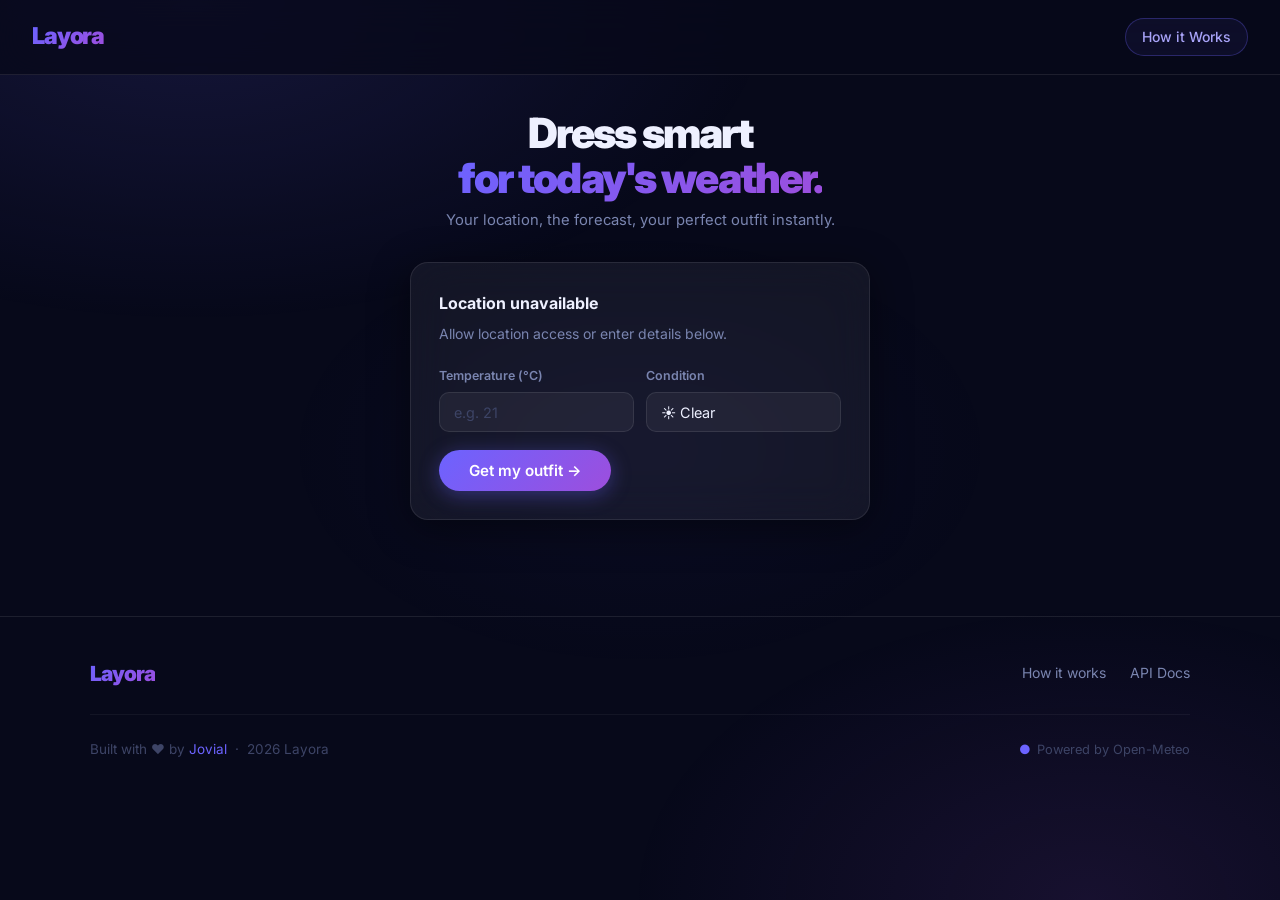
<file: templates/index.html>
<!doctype html>
<html lang="en">
<head>
  <meta charset="utf-8">
  <meta name="viewport" content="width=device-width, initial-scale=1">
  <title>Layora — Dress smart for today's weather</title>
  <meta name="description" content="Real-time outfit recommendations based on your location's weather. Free, instant, no sign-up needed.">

  <!-- Open Graph -->
  <meta property="og:type"        content="website">
  <meta property="og:title"       content="Layora — Know exactly what to wear today">
  <meta property="og:description" content="Stop guessing. Layora reads real-time weather at your exact location and tells you the perfect outfit instantly — layers, style, occasion. Free, no sign-up.">
  <meta property="og:url"         content="https://layora.app">
  <meta property="og:site_name"   content="Layora">

  <!-- Twitter / X Card -->
  <meta name="twitter:card"        content="summary">
  <meta name="twitter:title"       content="Layora — Know exactly what to wear today">
  <meta name="twitter:description" content="Stop guessing. Layora reads real-time weather and tells you the perfect outfit instantly — free, no sign-up.">

  <link href="/static/style.css" rel="stylesheet">
</head>
<body>
  <div class="bg-glow"></div>

  <nav class="nav">
    <a href="/" class="nav-logo">Layora</a>
    <div class="nav-actions">
      <a href="/about" class="nav-link">How it Works</a>
    </div>
  </nav>

  <main class="app-main">

    <!-- Hero -->
    <div class="app-hero anim-fade-up">
      <h1>Dress smart<br><span class="grad">for today's weather.</span></h1>
      <p>Your location, the forecast, your perfect outfit instantly.</p>
    </div>

    <!-- Loading state -->
    <div id="loading-state" class="glass loading-card anim-fade-in">
      <div class="spinner"></div>
      <p id="loading-msg">Detecting your location…</p>
    </div>

    <!-- Manual / error state -->
    <div id="error-state" class="glass error-card hidden">
      <h3 id="err-title">Location unavailable</h3>
      <p id="err-body">Allow location access or enter details below to get your outfit recommendation.</p>
      <div class="form-row">
        <div class="form-group">
          <label>Temperature (°C)</label>
          <input type="number" id="m-temp" placeholder="e.g. 21" step="0.5">
        </div>
        <div class="form-group">
          <label>Condition</label>
          <select id="m-cond">
            <option value="clear">☀️  Clear</option>
            <option value="cloudy">☁️  Cloudy</option>
            <option value="rain">🌧️  Rain</option>
            <option value="snow">❄️  Snow</option>
          </select>
        </div>
      </div>
      <button class="btn-primary" onclick="fetchManual()">Get my outfit →</button>
    </div>

    <!-- Weather widget -->
    <div id="weather-widget" class="glass weather-widget hidden anim-fade-up">
      <div class="w-icon" id="w-icon">🌤️</div>
      <div>
        <div class="w-temp" id="w-temp">—</div>
        <div class="w-desc" id="w-desc">—</div>
      </div>
    </div>

    <!-- Recommendation card -->
    <div id="rec-card" class="glass rec-card hidden anim-fade-up d1">
      <div class="rec-top">
        <div class="rec-layers-block">
          <span class="rec-num" id="r-layers">—</span>
          <span class="rec-unit" id="r-unit">layers<br>recommended</span>
        </div>
        <span class="rec-badge" id="r-type">—</span>
      </div>
      <div id="r-notes"></div>
      <div class="avatar-wrap" id="avatar-wrap"></div>
    </div>

    <!-- Refine section -->
    <div id="refine-card" class="glass refine-card hidden anim-fade-up d2">
      <div class="refine-title">
        ✨ Refine your look <span>(optional)</span>
      </div>

      <div class="refine-group">
        <div class="label">Occasion</div>
        <div class="chip-group" id="occasion-chips">
          <button class="chip active" data-val="Casual"  onclick="setChip('occasion', this)">👕 Casual</button>
          <button class="chip"        data-val="Formal"  onclick="setChip('occasion', this)">👔 Formal</button>
          <button class="chip"        data-val="Sport"   onclick="setChip('occasion', this)">🏃 Sport</button>
          <button class="chip"        data-val="Party"   onclick="setChip('occasion', this)">🎉 Party</button>
        </div>
      </div>

      <div class="refine-group">
        <div class="label">Style preference</div>
        <div class="chip-group" id="gender-chips">
          <button class="chip active" data-val="other"  onclick="setChip('gender', this)">All styles</button>
          <button class="chip"        data-val="male"   onclick="setChip('gender', this)">👨 Menswear</button>
          <button class="chip"        data-val="female" onclick="setChip('gender', this)">👩 Womenswear</button>
        </div>
      </div>
    </div>

    <!-- Share card -->
    <div id="share-card" class="glass share-card hidden anim-fade-up d3">
      <div class="share-title">Share this outfit recommendation</div>
      <div class="share-url-row">
        <input type="text" id="share-url" readonly>
        <button class="btn-copy" id="copy-btn" onclick="copyShareUrl()">Copy link</button>
      </div>
    </div>

  </main>

  <!-- ── Footer ── -->
  <footer class="lp-footer">
    <div class="lp-footer-inner">
      <div class="lp-footer-top">
        <a href="/" class="lp-footer-logo">Layora</a>
        <div class="lp-footer-links">
          <a href="/about">How it works</a>
          <a href="/docs">API Docs</a>
        </div>
      </div>
      <div class="lp-footer-bottom">
        <div class="lp-footer-credit">
          Built with ♥ by <a href="https://github.com/jovialgeorge">Jovial</a>
          &nbsp;·&nbsp;
          <span id="yr"></span> Layora
        </div>
        <div class="lp-footer-tagline">
          <span style="color:var(--accent);">●</span>
          Powered by Open-Meteo
        </div>
      </div>
    </div>
  </footer>

  <script>
    document.getElementById('yr').textContent = new Date().getFullYear();

    /* ── State ── */
    const S = { lat: null, lon: null, manual_temp: null, manual_cond: null, occasion: 'Casual', sex: 'other' };

    /* ── Weather code → [emoji, label] ── */
    const WX = {
      0:'☀️:Clear sky', 1:'🌤️:Mainly clear', 2:'⛅:Partly cloudy', 3:'☁️:Overcast',
      45:'🌫️:Foggy', 48:'🌫️:Icy fog',
      51:'🌦️:Light drizzle', 53:'🌦️:Drizzle', 55:'🌧️:Heavy drizzle',
      56:'🌧️:Freezing drizzle', 57:'🌧️:Heavy freezing drizzle',
      61:'🌧️:Light rain', 63:'🌧️:Rain', 65:'🌧️:Heavy rain',
      66:'🌧️:Freezing rain', 67:'🌧️:Heavy freezing rain',
      71:'🌨️:Light snow', 73:'❄️:Snow', 75:'❄️:Heavy snow', 77:'🌨️:Snow grains',
      80:'🌦️:Showers', 81:'🌧️:Heavy showers', 82:'⛈️:Violent showers',
      85:'🌨️:Snow showers', 86:'❄️:Heavy snow showers',
      95:'⛈️:Thunderstorm', 96:'⛈️:Thunderstorm w/ hail', 99:'⛈️:Severe thunderstorm',
    };
    function wxInfo(code) {
      const entry = WX[code] ?? WX[Math.floor((code ?? 0) / 10) * 10] ?? '🌡️:Current conditions';
      const [icon, ...rest] = entry.split(':');
      return { icon, desc: rest.join(':') };
    }

    /* ── DOM helpers ── */
    const $ = id => document.getElementById(id);
    function show(id) { $(id).classList.remove('hidden'); }
    function hide(id) { $(id).classList.add('hidden'); }

    function setLoadingState(msg) {
      $('loading-msg').textContent = msg || 'Loading…';
      show('loading-state');
      hide('error-state');
      hide('weather-widget');
      hide('rec-card');
      hide('refine-card');
    }

    function showError(title, body) {
      hide('loading-state');
      $('err-title').textContent = title  || 'Location unavailable';
      $('err-body').textContent  = body   || 'Allow location access or enter details below.';
      show('error-state');
    }

    function renderResult(data) {
      hide('loading-state');
      hide('error-state');

      /* Weather widget */
      const { icon, desc } = wxInfo(data.weather_code);
      $('w-icon').textContent = icon;
      $('w-temp').textContent = data.temp_c != null ? `${Math.round(data.temp_c * 10) / 10}°C` : '—';
      $('w-desc').textContent = desc;
      show('weather-widget');

      /* Rec card */
      const n = data.layers_recommended;
      $('r-layers').textContent = n;
      $('r-unit').innerHTML     = `layer${n === 1 ? '' : 's'}<br>recommended`;
      $('r-type').textContent   = data.outfit_type;
      $('r-notes').innerHTML    = data.notes.map(t =>
        `<div class="note-item"><span class="note-dot"></span><span>${t}</span></div>`
      ).join('');

      renderAvatar(data.layers_recommended, data.outfit_type, data.temp_c);

      const rc = $('rec-card');
      rc.classList.remove('refreshing');
      show('rec-card');
      show('refine-card');

      /* Share card */
      $('share-url').value = buildShareUrl(data);
      show('share-card');
    }

    /* ── Share URL helpers ── */
    function wxCodeToCond(code) {
      if (code == null) return 'clear';
      const c = parseInt(code);
      if ([71,73,75,77,85,86].includes(c)) return 'snow';
      if ([51,53,55,56,57,61,63,65,66,67,80,81,82,95,96,99].includes(c)) return 'rain';
      if ([45,48,2,3].includes(c)) return 'cloudy';
      return 'clear';
    }

    function buildShareUrl(data) {
      const params = new URLSearchParams({
        temp: Math.round(data.temp_c * 10) / 10,
        cond: wxCodeToCond(data.weather_code),
        occasion: S.occasion,
        sex: S.sex,
      });
      return `${location.origin}${location.pathname}?${params}`;
    }

    async function copyShareUrl() {
      const url = $('share-url').value;
      const btn = $('copy-btn');
      try {
        await navigator.clipboard.writeText(url);
      } catch {
        $('share-url').select();
      }
      btn.textContent = 'Copied!';
      btn.classList.add('copied');
      setTimeout(() => { btn.textContent = 'Copy link'; btn.classList.remove('copied'); }, 2000);
    }

    /* ── Avatar state machine ── */
    let avTimer = null;
    function startAvatarStateMachine() {
      if (avTimer) clearTimeout(avTimer);
      const svg = document.querySelector('#avatar-wrap .avatar-svg');
      if (!svg) return;
      const seq = [
        { cls:'av-walking', dur:3400 },
        { cls:'av-idle',    dur:2200 },
        { cls:'av-action',  dur:2200 },
        { cls:'av-idle',    dur:1000 },
      ];
      let i = 0;
      function step() {
        svg.classList.remove('av-walking','av-idle','av-action');
        svg.classList.add(seq[i].cls);
        avTimer = setTimeout(() => { i = (i + 1) % seq.length; step(); }, seq[i].dur);
      }
      step();
    }

    function renderAvatar(layers, outfitType, tempC) {
      const wrap = $('avatar-wrap');
      const sex = S.sex || 'other';

      const PALETTE = {
        'Casual':            { c1:'#6c63ff', c2:'#9d4edd', shoe:'#12112a' },
        'Formal / Business': { c1:'#4a73e8', c2:'#2a5acc', shoe:'#1a0d00' },
        'Athletic / Sport':  { c1:'#43e97b', c2:'#38f9d7', shoe:'#d8d8e8' },
        'Party / Night Out': { c1:'#f093fb', c2:'#f5576c', shoe:'#1a0d00' },
      };
      const { c1, c2, shoe: shoeColor } = PALETTE[outfitType] || PALETTE['Casual'];

      const isHot    = tempC != null ? tempC >= 25 : layers <= 1;
      const isCold   = layers >= 3;
      const isSport  = outfitType === 'Athletic / Sport';
      const isFormal = outfitType === 'Formal / Business';
      const showCoat  = layers >= 2;
      const showScarf = layers >= 3;
      const useShorts = isHot || isSport;

      const pantColor = isFormal ? '#1e2a4a' : (useShorts ? '#3a3070' : '#1e1a38');
      const shinColor = useShorts ? 'url(#avSkin)' : pantColor;
      const thighH    = useShorts ? 20 : 30;
      const kneeY     = 96 + thighH;
      const shoeTopY  = kneeY + 30;

      const mkShoe = (sx) => {
        if (useShorts) return `<rect x="${sx}" y="${shoeTopY+2}" width="24" height="6" rx="3" fill="${shoeColor}"/>`;
        if (isCold)   return `<rect x="${sx}" y="${shoeTopY-8}" width="24" height="14" rx="6" fill="${shoeColor}"/>`;
        return `<rect x="${sx}" y="${shoeTopY+1}" width="24" height="9" rx="5" fill="${shoeColor}"/>`;
      };

      const sl = sex.toLowerCase();
      let hairBack = '', hairFront = '';
      if (sl === 'female' || sl === 'f') {
        hairBack  = `<ellipse cx="50" cy="15" rx="18" ry="14" fill="#2a2245"/>`;
        hairFront = `
          <ellipse cx="50" cy="10" rx="17" ry="12" fill="#2a2245"/>
          <rect x="32" y="17" width="7" height="26" rx="3.5" fill="#2a2245"/>
          <rect x="61" y="17" width="7" height="26" rx="3.5" fill="#2a2245"/>`;
      } else if (sl === 'male' || sl === 'm') {
        hairFront = `<ellipse cx="50" cy="10" rx="16" ry="9" fill="#2a2245"/>`;
      } else {
        hairFront = `
          <ellipse cx="50" cy="10" rx="16" ry="10" fill="#2a2245"/>
          <rect x="33" y="17" width="6" height="18" rx="3" fill="#2a2245"/>
          <rect x="61" y="17" width="6" height="18" rx="3" fill="#2a2245"/>`;
      }

      const tie = isFormal ? `
        <path d="M 44 47 L 50 56 L 56 47" fill="rgba(255,255,255,0.88)"/>
        <polygon points="50,57 47.5,66 50,78 52.5,66" fill="${c1}"/>` : '';

      const headband = isSport
        ? `<rect x="33" y="28" width="34" height="6" rx="3" fill="${c2}" opacity="0.72"/>` : '';

      const hint = isHot  ? '☀️ Light &amp; breezy'
                 : isCold ? '🧣 Fully layered'
                 : layers === 2 ? '🧥 Two layers' : '👕 One layer';

      wrap.innerHTML = `
        <div class="avatar-label">Style preview</div>
        <div class="avatar-figure">
          <svg class="avatar-svg" viewBox="0 0 100 185" xmlns="http://www.w3.org/2000/svg">
            <defs>
              <linearGradient id="avG" x1="0" y1="0" x2="0" y2="1">
                <stop offset="0%" stop-color="${c1}"/><stop offset="100%" stop-color="${c2}"/>
              </linearGradient>
              <linearGradient id="avSkin" x1="0" y1="0" x2="0" y2="1">
                <stop offset="0%" stop-color="#e8bc7e"/><stop offset="100%" stop-color="#c38850"/>
              </linearGradient>
            </defs>

            <!-- Ground shadow (fixed, outside body group) -->
            <ellipse cx="50" cy="181" rx="24" ry="4" fill="rgba(0,0,0,0.22)"/>

            <g class="av-body-group">

              ${hairBack}

              <!-- LEFT LEG: thigh pivots at hip (50% 0% of group bounding box) -->
              <g class="av-thigh-l">
                <rect x="33" y="96" width="14" height="${thighH}" rx="6" fill="${pantColor}"/>
                <!-- calf pivots at knee (50% 0% of calf group bounding box) -->
                <g class="av-calf-l">
                  <rect x="34" y="${kneeY}" width="12" height="30" rx="5" fill="${shinColor}"/>
                  ${mkShoe(28)}
                </g>
              </g>

              <!-- RIGHT LEG -->
              <g class="av-thigh-r">
                <rect x="53" y="96" width="14" height="${thighH}" rx="6" fill="${pantColor}"/>
                <g class="av-calf-r">
                  <rect x="54" y="${kneeY}" width="12" height="30" rx="5" fill="${shinColor}"/>
                  ${mkShoe(48)}
                </g>
              </g>

              <!-- Waistband -->
              <rect x="28" y="90" width="44" height="10" rx="5" fill="${pantColor}"/>

              <!-- LEFT ARM behind torso: arm pivots at shoulder, fgm pivots at elbow -->
              <g class="av-arm-l">
                <rect x="21" y="44" width="14" height="27" rx="6" fill="url(#avG)"/>
                <g class="av-fgm-l">
                  <rect x="22" y="71" width="12" height="22" rx="5" fill="url(#avSkin)"/>
                  <ellipse cx="28" cy="96" rx="7" ry="5" fill="url(#avSkin)"/>
                </g>
              </g>

              <!-- TORSO -->
              <rect x="28" y="42" width="44" height="52" rx="9" fill="url(#avG)"/>

              ${showCoat ? `
                <rect x="21" y="39" width="58" height="57" rx="13"
                      fill="none" stroke="${c1}" stroke-width="3" opacity="0.38"/>
                <line x1="50" y1="44" x2="50" y2="95"
                      stroke="rgba(255,255,255,0.1)" stroke-width="2"/>` : ''}

              ${tie}

              <!-- RIGHT ARM in front of torso -->
              <g class="av-arm-r">
                <rect x="65" y="44" width="14" height="27" rx="6" fill="url(#avG)"/>
                <g class="av-fgm-r">
                  <rect x="66" y="71" width="12" height="22" rx="5" fill="url(#avSkin)"/>
                  <ellipse cx="72" cy="96" rx="7" ry="5" fill="url(#avSkin)"/>
                </g>
              </g>

              ${showScarf ? `<rect x="30" y="34" width="40" height="11" rx="5.5" fill="${c2}" opacity="0.9"/>` : ''}

              <!-- Neck -->
              <rect x="43" y="35" width="14" height="12" rx="4" fill="url(#avSkin)"/>

              <!-- HEAD GROUP — tilts during action state -->
              <g class="av-head-group">
                <circle cx="50" cy="22" r="17" fill="url(#avSkin)"/>
                ${hairFront}
                ${headband}
                <circle cx="43.5" cy="21" r="2.4" fill="#1e1428"/>
                <circle cx="56.5" cy="21" r="2.4" fill="#1e1428"/>
                <circle cx="42.7" cy="20.2" r="0.9" fill="rgba(255,255,255,0.72)"/>
                <circle cx="55.7" cy="20.2" r="0.9" fill="rgba(255,255,255,0.72)"/>
                <path d="M 49 25 Q 50 28 51 25" stroke="rgba(150,85,25,0.4)"
                      stroke-width="1.2" fill="none" stroke-linecap="round"/>
                <path d="M 45.5 28.5 Q 50 33 54.5 28.5"
                      stroke="#1e1428" stroke-width="1.7" fill="none" stroke-linecap="round"/>
              </g>

            </g>
          </svg>
        </div>
        <div class="avatar-hint">${hint}</div>
      `;

      startAvatarStateMachine();
    }

    /* ── Fetch recommendation ── */
    async function fetchRec() {
      const payload = { occasion: S.occasion, sex: S.sex };

      if (S.lat != null && S.lon != null) {
        payload.location = { latitude: S.lat, longitude: S.lon };
      } else if (S.manual_temp != null) {
        payload.manual_temp_c   = S.manual_temp;
        if (S.manual_cond) payload.manual_condition = S.manual_cond;
      } else {
        showError();
        return;
      }

      /* If rec card is already showing, just dim it (soft refresh) */
      const rc = $('rec-card');
      if (!rc.classList.contains('hidden')) {
        rc.classList.add('refreshing');
        hide('loading-state');
      } else {
        setLoadingState('Getting your fit…');
      }

      try {
        const res  = await fetch('/api/recommend', {
          method: 'POST',
          headers: { 'Content-Type': 'application/json' },
          body: JSON.stringify(payload)
        });
        const data = await res.json();
        if (!res.ok) throw new Error(data.error || 'Request failed');
        renderResult(data);
      } catch (e) {
        showError('Something went wrong', e.message || 'Could not get a recommendation.');
      }
    }

    /* ── Manual submit ── */
    function fetchManual() {
      const temp = parseFloat($('m-temp').value);
      if (isNaN(temp)) { $('m-temp').focus(); return; }
      S.lat = null; S.lon = null;
      S.manual_temp = temp;
      S.manual_cond = $('m-cond').value;
      fetchRec();
    }
    $('m-temp').addEventListener('keydown', e => { if (e.key === 'Enter') fetchManual(); });

    /* ── Chip selection ── */
    function setChip(group, el) {
      const groupId = group === 'occasion' ? 'occasion-chips' : 'gender-chips';
      $( groupId ).querySelectorAll('.chip').forEach(c => c.classList.remove('active'));
      el.classList.add('active');
      if (group === 'occasion') S.occasion = el.dataset.val;
      else                      S.sex      = el.dataset.val;
      fetchRec();
    }

    /* ── Boot: check for shared URL params, otherwise geolocation ── */
    window.addEventListener('DOMContentLoaded', () => {
      const p = new URLSearchParams(location.search);
      const sharedTemp     = p.get('temp');
      const sharedCond     = p.get('cond');
      const sharedOccasion = p.get('occasion');
      const sharedSex      = p.get('sex');

      if (sharedOccasion) {
        const chip = document.querySelector(`#occasion-chips [data-val="${sharedOccasion}"]`);
        if (chip) {
          document.querySelectorAll('#occasion-chips .chip').forEach(c => c.classList.remove('active'));
          chip.classList.add('active');
          S.occasion = sharedOccasion;
        }
      }
      if (sharedSex) {
        const chip = document.querySelector(`#gender-chips [data-val="${sharedSex}"]`);
        if (chip) {
          document.querySelectorAll('#gender-chips .chip').forEach(c => c.classList.remove('active'));
          chip.classList.add('active');
          S.sex = sharedSex;
        }
      }

      if (sharedTemp !== null && !isNaN(parseFloat(sharedTemp))) {
        S.manual_temp = parseFloat(sharedTemp);
        S.manual_cond = sharedCond || 'clear';
        $('m-temp').value = S.manual_temp;
        $('m-cond').value = S.manual_cond;
        fetchRec();
        return;
      }

      if (!navigator.geolocation) { showError(); return; }
      setLoadingState('Detecting your location…');
      navigator.geolocation.getCurrentPosition(
        pos => {
          S.lat = pos.coords.latitude;
          S.lon = pos.coords.longitude;
          fetchRec();
        },
        () => showError(),
        { timeout: 9000, maximumAge: 300000 }
      );
    });
  </script>
</body>
</html>
</file>
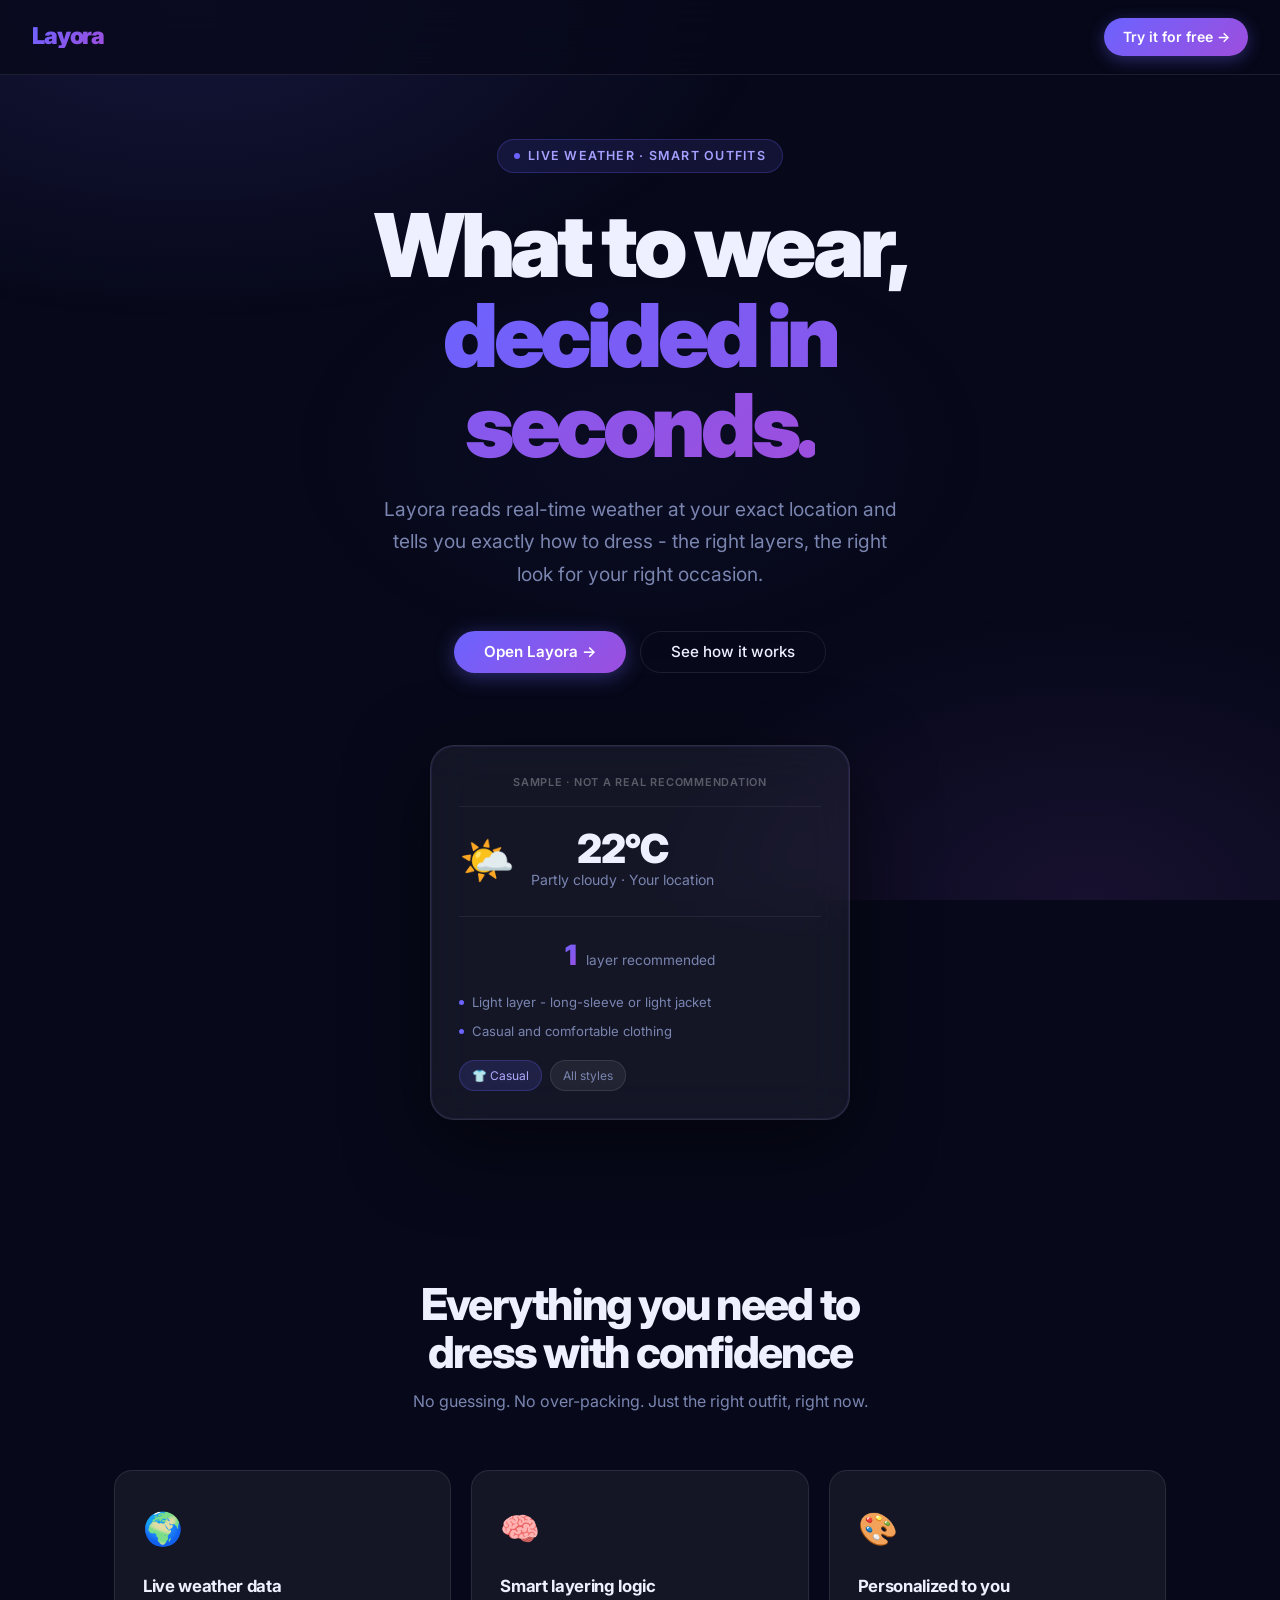
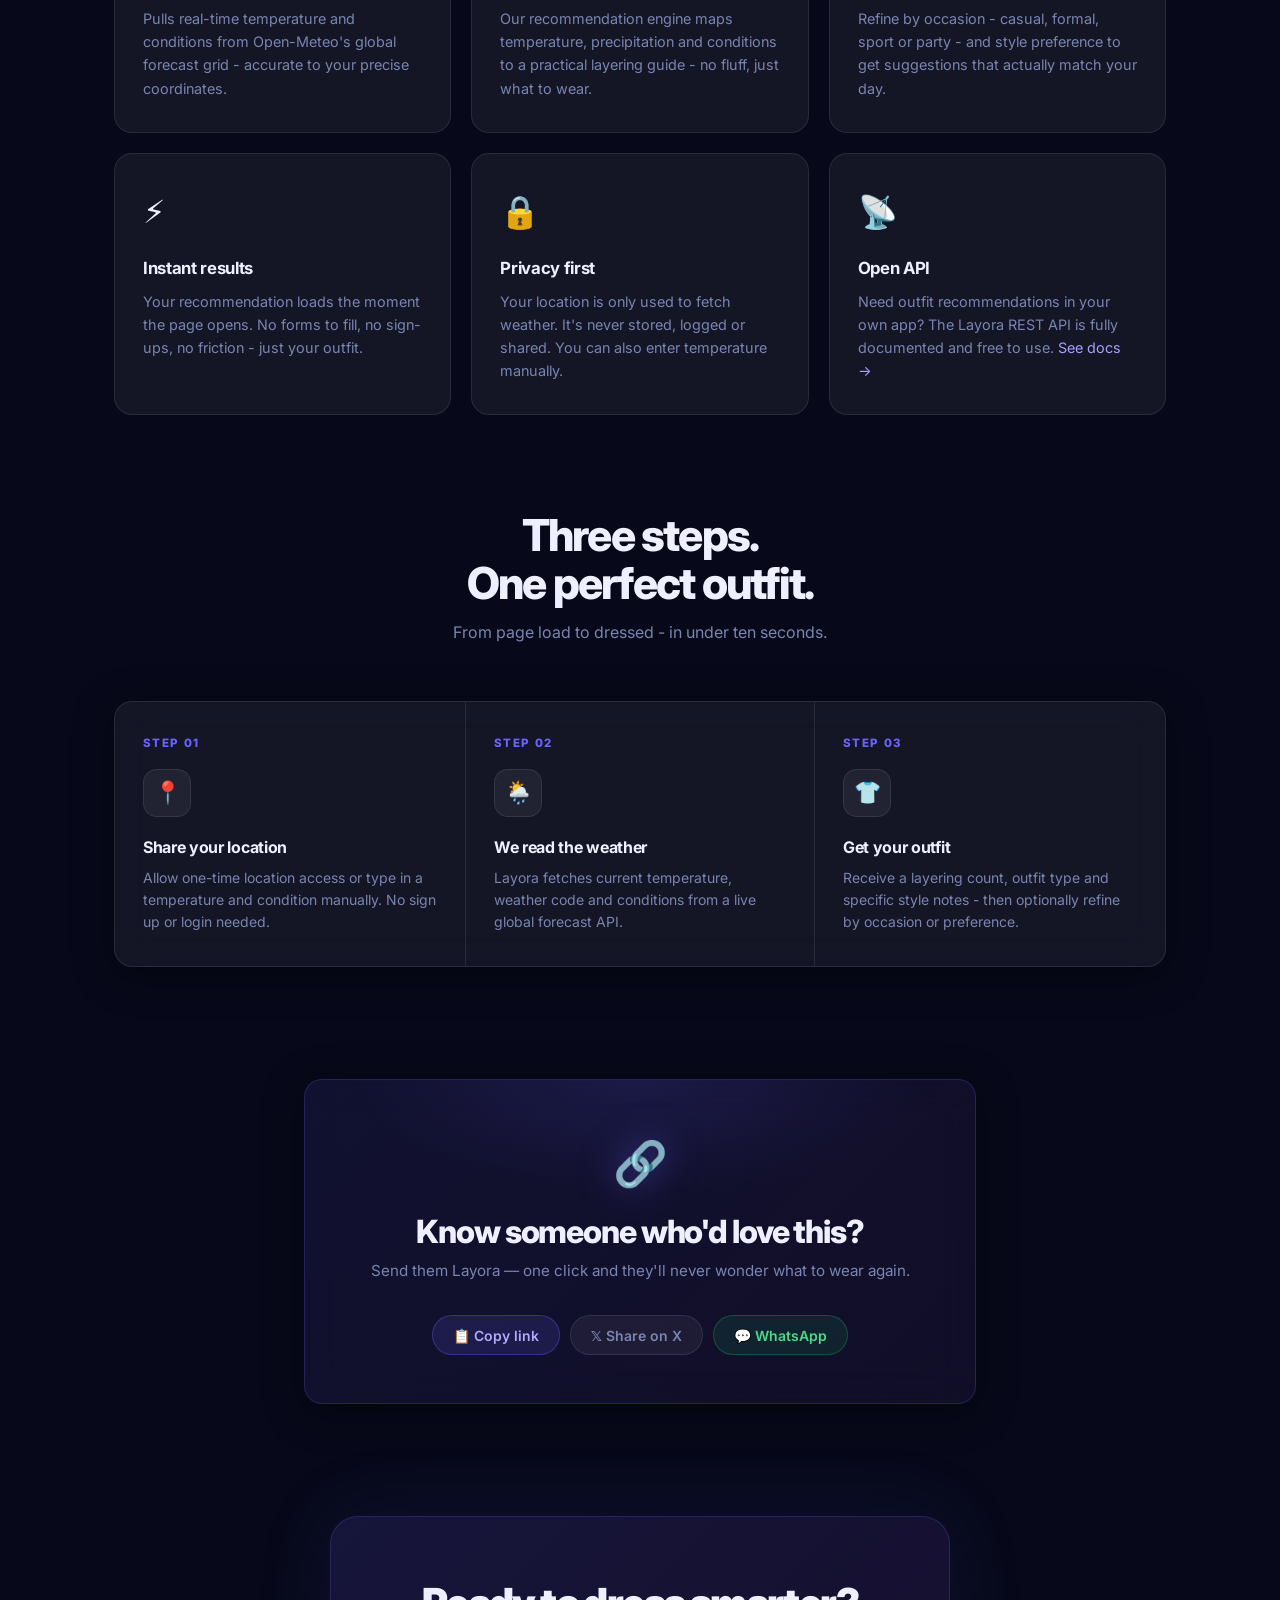
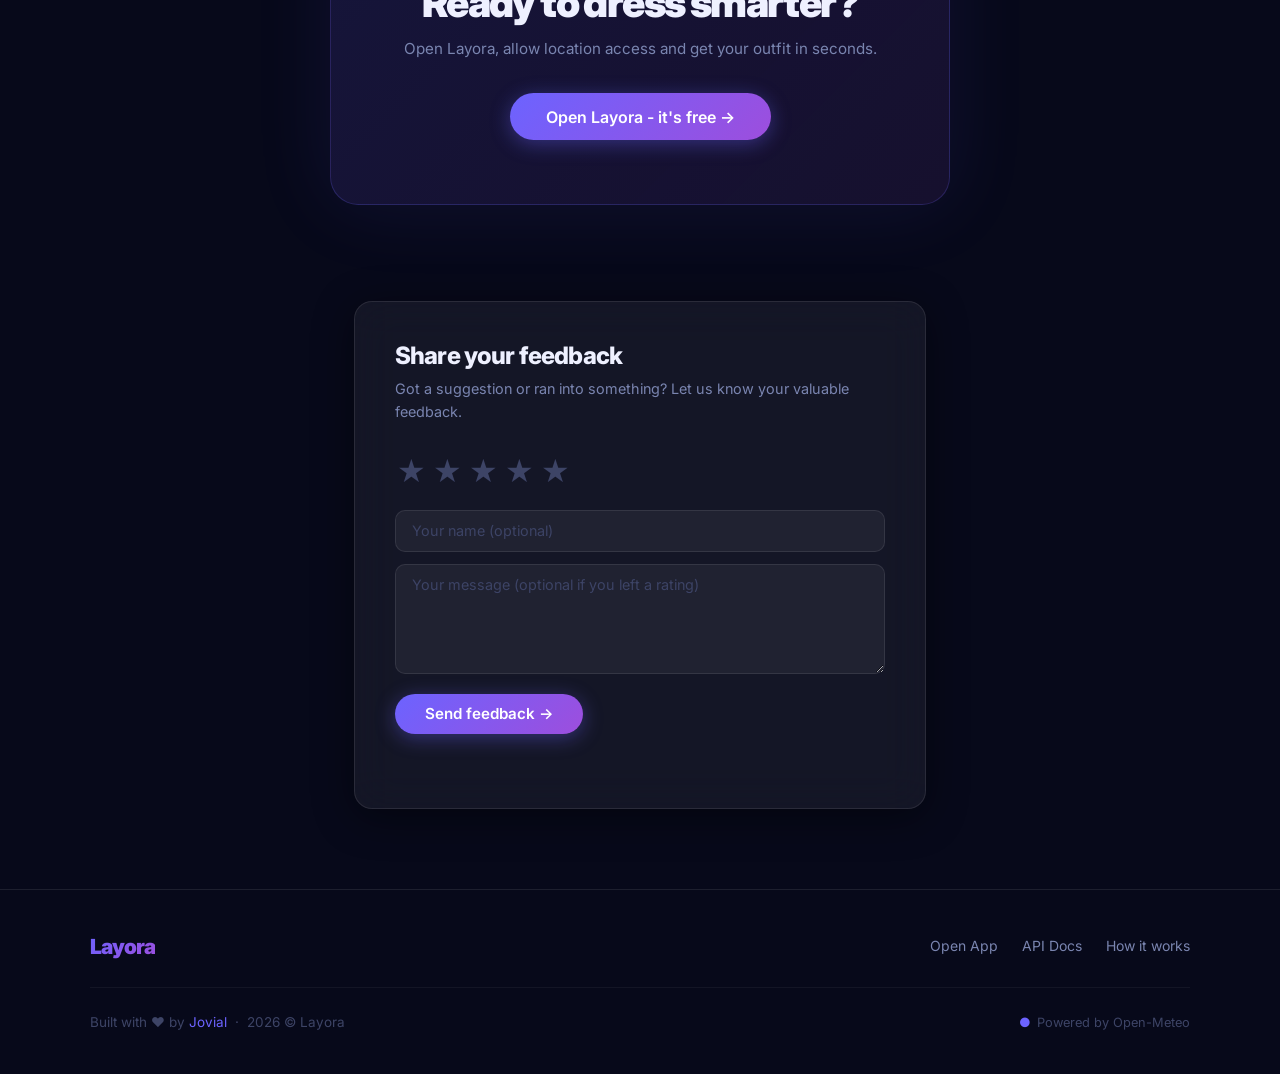
<file: templates/landing.html>
<!doctype html>
<html lang="en">
<head>
  <meta charset="utf-8">
  <meta name="viewport" content="width=device-width, initial-scale=1">
  <title>Layora — Know exactly what to wear today</title>
  <meta name="description" content="Real-time outfit recommendations based on your location's weather. Free, instant, no sign-up. Open Layora and know what to wear in seconds.">

  <!-- Open Graph -->
  <meta property="og:type"        content="website">
  <meta property="og:title"       content="Layora — Know exactly what to wear today">
  <meta property="og:description" content="Stop guessing. Layora reads real-time weather at your exact location and tells you the perfect outfit instantly — layers, style, occasion. Free, no sign-up.">
  <meta property="og:url"         content="https://layora.app/about">
  <meta property="og:site_name"   content="Layora">

  <!-- Twitter / X Card -->
  <meta name="twitter:card"        content="summary">
  <meta name="twitter:title"       content="Layora — Know exactly what to wear today">
  <meta name="twitter:description" content="Stop guessing. Layora reads real-time weather and tells you the perfect outfit instantly — free, no sign-up needed.">

  <link href="/static/style.css" rel="stylesheet">
</head>
<body>
  <div class="bg-glow"></div>

  <!-- Nav -->
  <nav class="nav">
    <a href="/about" class="nav-logo">Layora</a>
    <div class="nav-actions">
      <a href="/" class="nav-cta">Try it for free →</a>
    </div>
  </nav>

  <!-- ── Hero ── -->
  <section class="lp-hero">

    <div class="lp-eyebrow anim-fade-in">
      <span class="lp-eyebrow-dot"></span>
      Live weather · Smart outfits
    </div>

    <h1 class="lp-h1 anim-fade-up d1">
      What to wear,<br>
      <span class="grad">decided in seconds.</span>
    </h1>

    <p class="lp-sub anim-fade-up d2">
      Layora reads real-time weather at your exact location and tells you exactly how to dress -
      the right layers, the right look for your right occasion.
    </p>

    <div class="lp-cta-row anim-fade-up d3">
      <a href="/" class="btn-primary">Open Layora →</a>
      <a href="#how" class="btn-ghost">See how it works</a>
    </div>

    <!-- Floating app preview -->
    <div class="lp-preview anim-scale-in d4">
      <div class="lp-preview-inner">
        <div class="preview-sample-tag">Sample · not a real recommendation</div>
        <div class="lp-preview-row">
          <span style="font-size:2.8rem;">🌤️</span>
          <div>
            <div class="lp-preview-temp">22°C</div>
            <div class="lp-preview-info">Partly cloudy · Your location</div>
          </div>
        </div>
        <div class="lp-preview-divider"></div>
        <div class="lp-preview-layers">
          <strong>1</strong> layer recommended
        </div>
        <div class="lp-preview-note">Light layer - long-sleeve or light jacket</div>
        <div class="lp-preview-note" style="margin-top:.5rem;">Casual and comfortable clothing</div>
        <div style="margin-top:1.125rem; display:flex; gap:.5rem; flex-wrap:wrap;">
          <span style="font-size:.75rem; padding:.3rem .75rem; border-radius:50px; background:rgba(108,99,255,.15); border:1px solid rgba(108,99,255,.25); color:#b0aaff;">👕 Casual</span>
          <span style="font-size:.75rem; padding:.3rem .75rem; border-radius:50px; background:rgba(255,255,255,.06); border:1px solid rgba(255,255,255,.1); color:#7a85b0;">All styles</span>
        </div>
      </div>
    </div>

  </section>

  <!-- ── Features ── -->
  <section class="lp-section">
    <div class="lp-section-header anim-fade-up">
      <h2>Everything you need to<br>dress with confidence</h2>
      <p>No guessing. No over-packing. Just the right outfit, right now.</p>
    </div>

    <div class="features-grid">
      <div class="feature-card anim-fade-up d1">
        <span class="feature-icon">🌍</span>
        <h3>Live weather data</h3>
        <p>
          Pulls real-time temperature and conditions from Open-Meteo's global
          forecast grid - accurate to your precise coordinates.
        </p>
      </div>
      <div class="feature-card anim-fade-up d2">
        <span class="feature-icon">🧠</span>
        <h3>Smart layering logic</h3>
        <p>
          Our recommendation engine maps temperature, precipitation and conditions
          to a practical layering guide - no fluff, just what to wear.
        </p>
      </div>
      <div class="feature-card anim-fade-up d3">
        <span class="feature-icon">🎨</span>
        <h3>Personalized to you</h3>
        <p>
          Refine by occasion - casual, formal, sport or party - and style preference
          to get suggestions that actually match your day.
        </p>
      </div>
      <div class="feature-card anim-fade-up d1">
        <span class="feature-icon">⚡</span>
        <h3>Instant results</h3>
        <p>
          Your recommendation loads the moment the page opens. No forms to fill,
          no sign-ups, no friction - just your outfit.
        </p>
      </div>
      <div class="feature-card anim-fade-up d2">
        <span class="feature-icon">🔒</span>
        <h3>Privacy first</h3>
        <p>
          Your location is only used to fetch weather. It's never stored, logged
          or shared. You can also enter temperature manually.
        </p>
      </div>
      <div class="feature-card anim-fade-up d3">
        <span class="feature-icon">📡</span>
        <h3>Open API</h3>
        <p>
          Need outfit recommendations in your own app? The Layora REST API is
          fully documented and free to use.
          <a href="/docs" style="color:#a5a0ff; text-decoration:none;"> See docs →</a>
        </p>
      </div>
    </div>
  </section>

  <!-- ── How it works ── -->
  <section class="lp-section" id="how" style="padding-top:1rem;">
    <div class="lp-section-header anim-fade-up">
      <h2>Three steps.<br>One perfect outfit.</h2>
      <p>From page load to dressed - in under ten seconds.</p>
    </div>

    <div class="glass steps-grid">
      <div class="step anim-fade-up d1">
        <div class="step-num">Step 01</div>
        <div class="step-icon">📍</div>
        <h3>Share your location</h3>
        <p>
          Allow one-time location access or type in a temperature and condition manually.
          No sign up or login needed.
        </p>
      </div>
      <div class="step anim-fade-up d2" style="border-left:1px solid var(--glass-border); border-right:1px solid var(--glass-border);">
        <div class="step-num">Step 02</div>
        <div class="step-icon">🌦️</div>
        <h3>We read the weather</h3>
        <p>
          Layora fetches current temperature, weather code and conditions from a
          live global forecast API.
        </p>
      </div>
      <div class="step anim-fade-up d3">
        <div class="step-num">Step 03</div>
        <div class="step-icon">👕</div>
        <h3>Get your outfit</h3>
        <p>
          Receive a layering count, outfit type and specific style notes - then
          optionally refine by occasion or preference.
        </p>
      </div>
    </div>
  </section>

  <!-- ── Share section ── -->
  <section class="lp-share-section">
    <div class="glass lp-share-inner anim-fade-up">
      <span class="lp-share-glyph">🔗</span>
      <h2>Know someone who'd love this?</h2>
      <p>Send them Layora — one click and they'll never wonder what to wear again.</p>
      <div class="lp-share-btns">
        <button class="share-btn share-btn-copy" id="lp-share-copy" onclick="shareLayora('copy')">
          📋 Copy link
        </button>
        <button class="share-btn share-btn-x" onclick="shareLayora('x')">
          𝕏 Share on X
        </button>
        <button class="share-btn share-btn-wa" onclick="shareLayora('whatsapp')">
          💬 WhatsApp
        </button>
        <button class="share-btn share-btn-native" id="lp-share-native" onclick="shareLayora('native')" style="display:none">
          ↗ Share
        </button>
      </div>
    </div>
  </section>

  <!-- ── CTA band ── -->
  <section class="lp-cta-band">
    <div class="lp-cta-band-inner anim-scale-in">
      <h2>Ready to dress smarter?</h2>
      <p>Open Layora, allow location access and get your outfit in seconds.</p>
      <a href="/" class="btn-primary" style="font-size:1rem; padding:.95rem 2.25rem;">
        Open Layora - it's free →
      </a>
    </div>
  </section>

  <!-- ── Feedback ── -->
  <section class="feedback-section">
    <div class="glass feedback-card anim-fade-up">
      <div class="feedback-header">
        <h2>Share your feedback</h2>
        <p>Got a suggestion or ran into something? Let us know your valuable feedback.</p>
      </div>

      <div class="stars-row" id="stars-row" aria-label="Rating">
        <button class="star-btn" data-v="1" onclick="setStar(1)" title="1 star">★</button>
        <button class="star-btn" data-v="2" onclick="setStar(2)" title="2 stars">★</button>
        <button class="star-btn" data-v="3" onclick="setStar(3)" title="3 stars">★</button>
        <button class="star-btn" data-v="4" onclick="setStar(4)" title="4 stars">★</button>
        <button class="star-btn" data-v="5" onclick="setStar(5)" title="5 stars">★</button>
      </div>

      <div class="feedback-fields">
        <input type="text" id="fb-name" placeholder="Your name (optional)" maxlength="100">
        <textarea id="fb-msg" placeholder="Your message (optional if you left a rating)" maxlength="2000"></textarea>
      </div>

      <button class="btn-primary" onclick="submitFeedback()">Send feedback →</button>
      <div class="feedback-status" id="fb-status"></div>
    </div>
  </section>

  <!-- ── Footer ── -->
  <footer class="lp-footer">
    <div class="lp-footer-inner">
      <div class="lp-footer-top">
        <a href="/" class="lp-footer-logo">Layora</a>
        <div class="lp-footer-links">
          <a href="/">Open App</a>
          <a href="/docs">API Docs</a>
          <a href="#how">How it works</a>
        </div>
      </div>
      <div class="lp-footer-bottom">
        <div class="lp-footer-credit">
          Built with ♥ by <a href="https://github.com/jovialgeorge">Jovial</a>
          &nbsp;·&nbsp;
          <span id="yr"></span> Layora
        </div>
        <div class="lp-footer-tagline">
          <span style="color:var(--accent);">●</span>
          Powered by Open-Meteo
        </div>
      </div>
    </div>
  </footer>

  <script>
    document.getElementById('yr').textContent = new Date().getFullYear() + ' ©';

    /* ── Share Layora ── */
    if (navigator.share) document.getElementById('lp-share-native').style.display = '';

    function shareLayora(method) {
      const url  = window.location.origin;
      const text = 'Check out Layora — it tells you exactly what to wear based on real-time weather at your location!';
      if (method === 'copy') {
        navigator.clipboard.writeText(url).then(() => {
          const btn = document.getElementById('lp-share-copy');
          btn.textContent = '✓ Copied!';
          btn.classList.add('copied');
          setTimeout(() => { btn.innerHTML = '📋 Copy link'; btn.classList.remove('copied'); }, 2200);
        }).catch(() => prompt('Copy this link:', url));
      } else if (method === 'x') {
        window.open('https://twitter.com/intent/tweet?text=' + encodeURIComponent(text) + '&url=' + encodeURIComponent(url), '_blank');
      } else if (method === 'whatsapp') {
        window.open('https://wa.me/?text=' + encodeURIComponent(text + '\n' + url), '_blank');
      } else if (method === 'native') {
        navigator.share({ title: 'Layora — Dress smart for today\'s weather', text, url }).catch(() => {});
      }
    }

    /* ── Star rating ── */
    let selectedStar = null;
    function setStar(v) {
      selectedStar = v;
      document.querySelectorAll('.star-btn').forEach(b => {
        b.classList.toggle('lit', parseInt(b.dataset.v) <= v);
      });
      if (v === 5) launchFireworks();
    }

    /* ── Fireworks ── */
    function launchFireworks() {
      const canvas = document.getElementById('fw-canvas');
      const ctx = canvas.getContext('2d');
      canvas.width  = window.innerWidth;
      canvas.height = window.innerHeight;
      canvas.style.display = 'block';

      const COLORS = ['#6c63ff','#9d4edd','#f093fb','#43e97b','#f5576c','#ffd700','#38f9d7','#ff9f43'];
      const particles = [];

      const bursts = [
        { x: canvas.width * 0.2,  y: canvas.height * 0.22 },
        { x: canvas.width * 0.5,  y: canvas.height * 0.12 },
        { x: canvas.width * 0.8,  y: canvas.height * 0.2  },
        { x: canvas.width * 0.35, y: canvas.height * 0.42 },
        { x: canvas.width * 0.65, y: canvas.height * 0.35 },
        { x: canvas.width * 0.5,  y: canvas.height * 0.55 },
      ];

      bursts.forEach((b, i) => {
        const color = COLORS[i % COLORS.length];
        for (let j = 0; j < 42; j++) {
          const angle = (j / 42) * Math.PI * 2;
          const speed = 3.5 + Math.random() * 5.5;
          particles.push({
            x: b.x, y: b.y,
            vx: Math.cos(angle) * speed * (0.7 + Math.random() * 0.6),
            vy: Math.sin(angle) * speed * (0.7 + Math.random() * 0.6) - 2,
            color,
            alpha: 1,
            r: 2.5 + Math.random() * 3.5,
            gravity: 0.09 + Math.random() * 0.06,
            decay: 0.013 + Math.random() * 0.006,
          });
        }
      });

      function tick() {
        ctx.clearRect(0, 0, canvas.width, canvas.height);
        let alive = false;
        for (const p of particles) {
          if (p.alpha <= 0) continue;
          alive = true;
          p.x  += p.vx;
          p.y  += p.vy;
          p.vy += p.gravity;
          p.vx *= 0.97;
          p.alpha -= p.decay;
          p.r = Math.max(0.3, p.r * 0.986);
          ctx.save();
          ctx.globalAlpha = Math.max(0, p.alpha);
          ctx.fillStyle   = p.color;
          ctx.shadowBlur  = 8;
          ctx.shadowColor = p.color;
          ctx.beginPath();
          ctx.arc(p.x, p.y, p.r, 0, Math.PI * 2);
          ctx.fill();
          ctx.restore();
        }
        if (alive) requestAnimationFrame(tick);
        else { ctx.clearRect(0, 0, canvas.width, canvas.height); canvas.style.display = 'none'; }
      }
      requestAnimationFrame(tick);
    }

    /* ── Feedback submit ── */
    async function submitFeedback() {
      const msg    = document.getElementById('fb-msg').value.trim();
      const name   = document.getElementById('fb-name').value.trim();
      const status = document.getElementById('fb-status');

      if (!msg && selectedStar === null) {
        status.textContent = 'Please leave a rating or a message before sending.';
        status.className   = 'feedback-status err';
        return;
      }

      status.textContent = 'Sending…';
      status.className   = 'feedback-status';

      try {
        const res  = await fetch('/feedback', {
          method: 'POST',
          headers: { 'Content-Type': 'application/json' },
          body: JSON.stringify({ rating: selectedStar, message: msg, name })
        });
        const data = await res.json();
        if (!res.ok) throw new Error(data.error || 'Failed');
        status.textContent = '✓ Thanks! Your feedback was sent.';
        status.className   = 'feedback-status ok';
        document.getElementById('fb-msg').value  = '';
        document.getElementById('fb-name').value = '';
        selectedStar = null;
        document.querySelectorAll('.star-btn').forEach(b => b.classList.remove('lit'));
      } catch (e) {
        status.textContent = '✗ ' + (e.message || 'Could not send. Try again.');
        status.className   = 'feedback-status err';
      }
    }

    /* Simple scroll-triggered reveal */
    const observer = new IntersectionObserver(entries => {
      entries.forEach(e => {
        if (e.isIntersecting) {
          e.target.style.animationPlayState = 'running';
          observer.unobserve(e.target);
        }
      });
    }, { threshold: 0.12 });

    document.querySelectorAll('.anim-fade-up, .anim-scale-in, .anim-fade-in').forEach(el => {
      el.style.animationPlayState = 'paused';
      observer.observe(el);
    });
  </script>
  <canvas id="fw-canvas" style="display:none;position:fixed;inset:0;z-index:9999;pointer-events:none;"></canvas>
</body>
</html>
</file>
<file: static/style.css>
/* ============================================================
   Layora — Design System
   ============================================================ */

@import url('https://fonts.googleapis.com/css2?family=Inter:wght@400;500;600;700;800;900&display=swap');

:root {
  --bg:          #07091a;
  --bg-2:        #0d1130;
  --glass:       rgba(255, 255, 255, 0.055);
  --glass-hover: rgba(255, 255, 255, 0.09);
  --glass-border:rgba(255, 255, 255, 0.09);
  --accent:      #6c63ff;
  --accent-2:    #9d4edd;
  --accent-grad: linear-gradient(135deg, #6c63ff 0%, #9d4edd 100%);
  --pink-grad:   linear-gradient(135deg, #f093fb 0%, #f5576c 100%);
  --teal-grad:   linear-gradient(135deg, #43e97b 0%, #38f9d7 100%);
  --text:        #eef0ff;
  --text-muted:  #7a85b0;
  --text-dim:    #3d4466;
  --radius-sm:   10px;
  --radius:      18px;
  --radius-lg:   28px;
  --shadow:      0 8px 40px rgba(0, 0, 0, 0.45);
  --shadow-glow: 0 0 60px rgba(108, 99, 255, 0.18);
}

*, *::before, *::after { box-sizing: border-box; margin: 0; padding: 0; }

html { scroll-behavior: smooth; }

body {
  font-family: 'Inter', system-ui, -apple-system, sans-serif;
  background: var(--bg);
  color: var(--text);
  min-height: 100vh;
  line-height: 1.6;
  -webkit-font-smoothing: antialiased;
  -moz-osx-font-smoothing: grayscale;
}

/* ── Ambient background glow ── */
.bg-glow {
  position: fixed;
  inset: 0;
  pointer-events: none;
  z-index: 0;
  background:
    radial-gradient(ellipse 70% 55% at 15% 0%,   rgba(108, 99, 255, 0.14) 0%, transparent 65%),
    radial-gradient(ellipse 55% 50% at 85% 100%,  rgba(157, 78, 221, 0.11) 0%, transparent 65%),
    radial-gradient(ellipse 40% 35% at 50% 50%,   rgba(108, 99, 255, 0.04) 0%, transparent 70%);
}

/* ── Navigation ── */
.nav {
  display: flex;
  align-items: center;
  justify-content: space-between;
  padding: 1.1rem 2rem;
  position: sticky;
  top: 0;
  z-index: 200;
  backdrop-filter: blur(20px);
  -webkit-backdrop-filter: blur(20px);
  border-bottom: 1px solid var(--glass-border);
  background: rgba(7, 9, 26, 0.75);
}

.nav-logo {
  font-size: 1.45rem;
  font-weight: 900;
  letter-spacing: -0.05em;
  background: var(--accent-grad);
  -webkit-background-clip: text;
  -webkit-text-fill-color: transparent;
  background-clip: text;
  text-decoration: none;
  line-height: 1;
}

.nav-actions { display: flex; gap: 0.625rem; align-items: center; }

.nav-link {
  color: #a8a3f8;
  text-decoration: none;
  font-size: 0.875rem;
  font-weight: 500;
  padding: 0.45rem 1rem;
  border-radius: 50px;
  border: 1px solid rgba(108,99,255,0.3);
  transition: all 0.2s;
  background: rgba(108,99,255,0.07);
  cursor: pointer;
  font-family: inherit;
}
.nav-link:hover {
  color: #fff;
  background: rgba(108,99,255,0.16);
  border-color: rgba(108,99,255,0.55);
  box-shadow: 0 0 14px rgba(108,99,255,0.22);
}

.nav-cta {
  background: var(--accent-grad);
  color: #fff;
  font-size: 0.875rem;
  font-weight: 600;
  padding: 0.5rem 1.15rem;
  border-radius: 50px;
  border: none;
  text-decoration: none;
  cursor: pointer;
  font-family: inherit;
  transition: all 0.2s;
  box-shadow: 0 4px 16px rgba(108,99,255,0.35);
}
.nav-cta:hover {
  transform: translateY(-1px);
  box-shadow: 0 6px 24px rgba(108,99,255,0.5);
}

/* ── Glass card ── */
.glass {
  background: var(--glass);
  border: 1px solid var(--glass-border);
  border-radius: var(--radius);
  backdrop-filter: blur(20px);
  -webkit-backdrop-filter: blur(20px);
  box-shadow: var(--shadow);
}

/* ── Buttons ── */
.btn-primary {
  display: inline-flex;
  align-items: center;
  gap: 0.5rem;
  background: var(--accent-grad);
  color: #fff;
  border: none;
  padding: 0.8rem 1.875rem;
  border-radius: 50px;
  font-size: 0.95rem;
  font-weight: 600;
  cursor: pointer;
  transition: all 0.22s;
  box-shadow: 0 4px 20px rgba(108,99,255,0.38);
  text-decoration: none;
  font-family: inherit;
  line-height: 1;
}
.btn-primary:hover {
  transform: translateY(-2px);
  box-shadow: 0 8px 32px rgba(108,99,255,0.52);
}

.btn-ghost {
  display: inline-flex;
  align-items: center;
  gap: 0.5rem;
  background: transparent;
  color: var(--text);
  border: 1px solid var(--glass-border);
  padding: 0.8rem 1.875rem;
  border-radius: 50px;
  font-size: 0.95rem;
  font-weight: 500;
  cursor: pointer;
  transition: all 0.2s;
  text-decoration: none;
  font-family: inherit;
  line-height: 1;
}
.btn-ghost:hover {
  background: var(--glass);
  border-color: rgba(255,255,255,0.2);
}

/* ── Chips ── */
.chip {
  display: inline-flex;
  align-items: center;
  gap: 0.35rem;
  padding: 0.45rem 1rem;
  border-radius: 50px;
  border: 1px solid var(--glass-border);
  background: transparent;
  color: var(--text-muted);
  font-size: 0.845rem;
  font-weight: 500;
  cursor: pointer;
  transition: all 0.18s;
  font-family: inherit;
  white-space: nowrap;
}
.chip:hover  { border-color: var(--accent); color: var(--text); background: rgba(108,99,255,0.06); }
.chip.active { background: var(--accent-grad); border-color: transparent; color: #fff; box-shadow: 0 3px 14px rgba(108,99,255,0.4); }

/* ── Spinner ── */
.spinner {
  width: 34px; height: 34px;
  border: 2.5px solid var(--glass-border);
  border-top-color: var(--accent);
  border-radius: 50%;
  animation: spin 0.75s linear infinite;
  flex-shrink: 0;
}
@keyframes spin { to { transform: rotate(360deg); } }

/* ── Skeleton shimmer ── */
.skeleton {
  background: linear-gradient(90deg, var(--glass) 25%, var(--glass-hover) 50%, var(--glass) 75%);
  background-size: 200% 100%;
  animation: shimmer 1.4s infinite;
  border-radius: 8px;
}
@keyframes shimmer { to { background-position: -200% 0; } }

/* ── Animations ── */
@keyframes fadeUp  { from { opacity:0; transform:translateY(22px); } to { opacity:1; transform:translateY(0); } }
@keyframes fadeIn  { from { opacity:0; } to { opacity:1; } }
@keyframes scaleIn { from { opacity:0; transform:scale(0.94); } to { opacity:1; transform:scale(1); } }
@keyframes float   { 0%,100% { transform:translateY(0); } 50% { transform:translateY(-10px); } }

.anim-fade-up  { animation: fadeUp  0.48s cubic-bezier(.22,.68,0,1.2) both; }
.anim-fade-in  { animation: fadeIn  0.35s ease both; }
.anim-scale-in { animation: scaleIn 0.4s  cubic-bezier(.22,.68,0,1.2) both; }
.d1 { animation-delay:.08s; }
.d2 { animation-delay:.16s; }
.d3 { animation-delay:.24s; }
.d4 { animation-delay:.32s; }
.d5 { animation-delay:.40s; }

/* ── Utilities ── */
.hidden  { display: none !important; }
.relative{ position: relative; }

.label {
  font-size: 0.72rem;
  font-weight: 700;
  letter-spacing: 0.1em;
  text-transform: uppercase;
  color: var(--text-dim);
  margin-bottom: 0.625rem;
}

.note-item {
  display: flex;
  align-items: flex-start;
  gap: 0.7rem;
  padding: 0.65rem 0;
  border-bottom: 1px solid rgba(255,255,255,0.045);
  font-size: 0.875rem;
  color: var(--text-muted);
  line-height: 1.5;
}
.note-item:last-child { border-bottom: none; padding-bottom: 0; }

.note-dot {
  width: 5px; height: 5px;
  border-radius: 50%;
  background: var(--accent);
  margin-top: 0.52rem;
  flex-shrink: 0;
}

/* ============================================================
   App page (index.html)
   ============================================================ */

.app-main {
  position: relative;
  z-index: 1;
  max-width: 500px;
  margin: 0 auto;
  padding: 2.25rem 1.25rem 5rem;
}

.app-hero {
  text-align: center;
  margin-bottom: 1.875rem;
}
.app-hero h1 {
  font-size: clamp(1.9rem, 5.5vw, 2.6rem);
  font-weight: 900;
  letter-spacing: -0.045em;
  line-height: 1.08;
  margin-bottom: 0.5rem;
}
.app-hero h1 .grad {
  background: var(--accent-grad);
  -webkit-background-clip: text;
  -webkit-text-fill-color: transparent;
  background-clip: text;
}
.app-hero p { color: var(--text-muted); font-size: 0.925rem; }

/* Loading card */
.loading-card {
  display: flex;
  flex-direction: column;
  align-items: center;
  gap: 1rem;
  padding: 3.25rem 2rem;
  text-align: center;
  margin-bottom: 1rem;
}
.loading-card p { color: var(--text-muted); font-size: 0.9rem; }

/* Error / manual card */
.error-card { padding: 1.75rem; margin-bottom: 1rem; }
.error-card h3 { font-size: 1rem; font-weight: 700; margin-bottom: 0.35rem; }
.error-card > p { color: var(--text-muted); font-size: 0.875rem; margin-bottom: 1.375rem; line-height: 1.55; }

.form-row { display: grid; grid-template-columns: 1fr 1fr; gap: 0.75rem; margin-bottom: 1.125rem; }
@media (max-width: 360px) { .form-row { grid-template-columns: 1fr; } }

.form-group { display: flex; flex-direction: column; gap: 0.375rem; }
.form-group label { font-size: 0.78rem; font-weight: 600; color: var(--text-muted); }
.form-group input,
.form-group select {
  background: rgba(255,255,255,0.05);
  border: 1px solid var(--glass-border);
  border-radius: var(--radius-sm);
  color: var(--text);
  padding: 0.65rem 0.875rem;
  font-size: 0.9rem;
  font-family: inherit;
  outline: none;
  transition: border-color 0.18s, box-shadow 0.18s;
  width: 100%;
  -webkit-appearance: none;
  appearance: none;
}
.form-group input:focus,
.form-group select:focus {
  border-color: var(--accent);
  box-shadow: 0 0 0 3px rgba(108,99,255,0.18);
}
.form-group input::placeholder { color: var(--text-dim); }
.form-group select option { background: #0d1130; color: var(--text); }

/* Weather widget */
.weather-widget {
  display: flex;
  align-items: center;
  gap: 1.125rem;
  padding: 1.25rem 1.5rem;
  margin-bottom: 0.875rem;
}
.w-icon { font-size: 2.6rem; line-height: 1; flex-shrink: 0; }
.w-temp {
  font-size: 1.9rem;
  font-weight: 800;
  letter-spacing: -0.04em;
  line-height: 1;
}
.w-desc { color: var(--text-muted); font-size: 0.875rem; margin-top: 0.125rem; }

/* Recommendation card */
.rec-card { padding: 1.75rem; margin-bottom: 0.875rem; }

.rec-top {
  display: flex;
  align-items: flex-start;
  justify-content: space-between;
  margin-bottom: 1.375rem;
}
.rec-layers-block { display: flex; align-items: baseline; gap: 0.45rem; }
.rec-num {
  font-size: 3.75rem;
  font-weight: 900;
  letter-spacing: -0.055em;
  line-height: 1;
  background: var(--accent-grad);
  -webkit-background-clip: text;
  -webkit-text-fill-color: transparent;
  background-clip: text;
}
.rec-unit {
  font-size: 0.85rem;
  color: var(--text-muted);
  line-height: 1.35;
  max-width: 70px;
}
.rec-badge {
  font-size: 0.78rem;
  font-weight: 600;
  padding: 0.35rem 0.9rem;
  border-radius: 50px;
  background: rgba(108,99,255,0.15);
  border: 1px solid rgba(108,99,255,0.28);
  color: #b0aaff;
  white-space: nowrap;
  flex-shrink: 0;
}

/* Refine card */
.refine-card { padding: 1.5rem; margin-bottom: 0.875rem; }
.refine-title {
  font-size: 0.875rem;
  font-weight: 600;
  color: var(--text-muted);
  margin-bottom: 1.375rem;
  display: flex;
  align-items: center;
  gap: 0.45rem;
}
.refine-title span { color: var(--text-dim); font-weight: 400; }
.refine-group { margin-bottom: 1.125rem; }
.refine-group:last-child { margin-bottom: 0; }
.chip-group { display: flex; flex-wrap: wrap; gap: 0.5rem; }

/* Share card */
.share-card { padding: 1.125rem 1.5rem; margin-bottom: 0.875rem; }
.share-title {
  font-size: 0.72rem;
  font-weight: 700;
  letter-spacing: 0.1em;
  text-transform: uppercase;
  color: var(--text-dim);
  margin-bottom: 0.625rem;
}
.share-url-row { display: flex; gap: 0.5rem; align-items: center; }
.share-url-row input {
  flex: 1;
  min-width: 0;
  background: rgba(255,255,255,0.04);
  border: 1px solid var(--glass-border);
  border-radius: var(--radius-sm);
  color: var(--text-muted);
  padding: 0.5rem 0.75rem;
  font-size: 0.78rem;
  font-family: inherit;
  outline: none;
  cursor: text;
  white-space: nowrap;
  overflow: hidden;
  text-overflow: ellipsis;
}
.btn-copy {
  background: rgba(108,99,255,0.14);
  border: 1px solid rgba(108,99,255,0.3);
  color: #b0aaff;
  font-size: 0.8rem;
  font-weight: 600;
  padding: 0.5rem 1rem;
  border-radius: var(--radius-sm);
  cursor: pointer;
  font-family: inherit;
  transition: all 0.18s;
  white-space: nowrap;
  flex-shrink: 0;
}
.btn-copy:hover { background: rgba(108,99,255,0.26); border-color: rgba(108,99,255,0.52); }
.btn-copy.copied { color: #43e97b; border-color: rgba(67,233,123,0.3); background: rgba(67,233,123,0.09); }

/* Refresh pulse */
.rec-card.refreshing { opacity: 0.6; pointer-events: none; transition: opacity 0.15s; }
.rec-card:not(.refreshing) { transition: opacity 0.25s; }

/* Avatar */
.avatar-wrap {
  margin-top: 1.5rem;
  padding-top: 1.375rem;
  border-top: 1px solid rgba(255,255,255,0.05);
  display: flex;
  flex-direction: column;
  align-items: center;
  gap: 0.5rem;
}
.avatar-label {
  font-size: 0.72rem;
  font-weight: 700;
  letter-spacing: 0.1em;
  text-transform: uppercase;
  color: var(--text-dim);
}
.avatar-hint {
  font-size: 0.8rem;
  color: var(--text-muted);
  font-weight: 500;
}
.avatar-figure { display: flex; justify-content: center; }
.avatar-svg {
  width: 88px;
  height: auto;
  overflow: visible;
}

/* Joint groups — transform-box so transform-origin is relative to each element */
.av-thigh-l,.av-thigh-r,.av-calf-l,.av-calf-r,
.av-arm-l,.av-arm-r,.av-fgm-l,.av-fgm-r {
  transform-box: fill-box;
  transform-origin: 50% 0%;
}
.av-body-group { transform-box: fill-box; transform-origin: 50% 50%; }
.av-head-group { transform-box: fill-box; transform-origin: 50% 100%; }

/* ── Walking keyframes ── */
@keyframes av-walk-thigh-fw { 0%,100%{transform:rotate(-28deg)} 50%{transform:rotate(28deg)} }
@keyframes av-walk-thigh-bk { 0%,100%{transform:rotate(28deg)}  50%{transform:rotate(-28deg)} }
@keyframes av-walk-calf-fw  {
  0%,25%{transform:rotate(0deg)} 60%{transform:rotate(44deg)} 85%,100%{transform:rotate(0deg)}
}
@keyframes av-walk-calf-bk  {
  0%{transform:rotate(44deg)} 25%{transform:rotate(0deg)} 75%,100%{transform:rotate(0deg)}
}
@keyframes av-walk-arm-fw { 0%,100%{transform:rotate(-22deg)} 50%{transform:rotate(22deg)} }
@keyframes av-walk-arm-bk { 0%,100%{transform:rotate(22deg)}  50%{transform:rotate(-22deg)} }
@keyframes av-walk-fgm    { 0%,100%{transform:rotate(12deg)}  50%{transform:rotate(-5deg)}  }

/* ── Idle keyframes ── */
@keyframes av-idle-bob  { 0%,100%{transform:translateY(0)}    50%{transform:translateY(-2.5px)} }
@keyframes av-idle-head { 0%,40%,100%{transform:rotate(0deg)} 20%{transform:rotate(5deg)} 65%{transform:rotate(-4deg)} }
@keyframes av-idle-arm  { 0%,100%{transform:rotate(8deg)}     50%{transform:rotate(15deg)} }

/* ── Action (wave) keyframes ── */
@keyframes av-action-arm-r {
  0%{transform:rotate(0deg)} 18%{transform:rotate(-148deg)}
  55%{transform:rotate(-140deg)} 72%{transform:rotate(-148deg)}
  88%,100%{transform:rotate(0deg)}
}
@keyframes av-action-fgm-r {
  0%{transform:rotate(0deg)} 18%{transform:rotate(98deg)}
  55%{transform:rotate(88deg)} 72%{transform:rotate(98deg)}
  88%,100%{transform:rotate(0deg)}
}
@keyframes av-action-head {
  0%{transform:rotate(0deg)} 15%{transform:rotate(-13deg)}
  75%{transform:rotate(-11deg)} 92%,100%{transform:rotate(0deg)}
}

/* ── State: walking ── */
.av-walking .av-thigh-l { animation: av-walk-thigh-fw 0.72s ease-in-out infinite; }
.av-walking .av-thigh-r { animation: av-walk-thigh-bk 0.72s ease-in-out infinite; }
.av-walking .av-calf-l  { animation: av-walk-calf-fw  0.72s ease-in-out infinite; }
.av-walking .av-calf-r  { animation: av-walk-calf-bk  0.72s ease-in-out infinite; }
.av-walking .av-arm-l   { animation: av-walk-arm-fw   0.72s ease-in-out infinite; }
.av-walking .av-arm-r   { animation: av-walk-arm-bk   0.72s ease-in-out infinite; }
.av-walking .av-fgm-l   { animation: av-walk-fgm 0.72s ease-in-out infinite; }
.av-walking .av-fgm-r   { animation: av-walk-fgm 0.72s ease-in-out infinite reverse; }

/* ── State: idle ── */
.av-idle .av-body-group { animation: av-idle-bob  2.1s ease-in-out infinite; }
.av-idle .av-head-group { animation: av-idle-head 4.2s ease-in-out infinite; }
.av-idle .av-arm-l      { animation: av-idle-arm  2.6s ease-in-out infinite; }
.av-idle .av-arm-r      { animation: av-idle-arm  2.6s ease-in-out infinite 0.9s; }

/* ── State: action (wave) ── */
.av-action .av-arm-r      { animation: av-action-arm-r 2.1s ease-in-out forwards; }
.av-action .av-fgm-r      { animation: av-action-fgm-r 2.1s ease-in-out forwards; }
.av-action .av-head-group { animation: av-action-head  2.1s ease-in-out forwards; }

/* ── Share section (landing page) ── */
.lp-share-section {
  position: relative;
  z-index: 1;
  padding: 2rem 1.5rem 1rem;
  max-width: 720px;
  margin: 0 auto;
}
.lp-share-inner {
  padding: 3rem 2.5rem;
  text-align: center;
  background: linear-gradient(135deg, rgba(108,99,255,0.1) 0%, rgba(157,78,221,0.07) 100%);
  border-color: rgba(108,99,255,0.22);
  position: relative;
  overflow: hidden;
}
.lp-share-inner::before {
  content: '';
  position: absolute;
  inset: 0;
  background: radial-gradient(ellipse 60% 50% at 50% 0%, rgba(108,99,255,0.12) 0%, transparent 70%);
  pointer-events: none;
}
.lp-share-glyph {
  font-size: 2.75rem;
  margin-bottom: 1rem;
  display: block;
  filter: drop-shadow(0 0 18px rgba(108,99,255,0.5));
}
.lp-share-inner h2 {
  font-size: clamp(1.4rem, 3.5vw, 2rem);
  font-weight: 800;
  letter-spacing: -0.035em;
  margin-bottom: 0.5rem;
  line-height: 1.15;
}
.lp-share-inner > p {
  color: var(--text-muted);
  margin-bottom: 2rem;
  font-size: 0.95rem;
}
.lp-share-btns {
  display: flex;
  gap: 0.625rem;
  flex-wrap: wrap;
  justify-content: center;
}
.share-btn {
  display: inline-flex;
  align-items: center;
  gap: 0.5rem;
  padding: 0.65rem 1.25rem;
  border-radius: 50px;
  font-size: 0.875rem;
  font-weight: 600;
  cursor: pointer;
  font-family: inherit;
  transition: all 0.2s;
  border: 1px solid var(--glass-border);
  background: var(--glass);
  color: var(--text-muted);
  white-space: nowrap;
}
.share-btn:hover { background: var(--glass-hover); color: var(--text); transform: translateY(-1px); }
.share-btn-copy  { background: rgba(108,99,255,0.14); border-color: rgba(108,99,255,0.32); color: #b0aaff; }
.share-btn-copy:hover { background: rgba(108,99,255,0.24); border-color: rgba(108,99,255,0.55); }
.share-btn-copy.copied { background: rgba(67,233,123,0.12); border-color: rgba(67,233,123,0.3); color: #43e97b; }
.share-btn-wa  { background: rgba(37,211,102,0.1); border-color: rgba(37,211,102,0.25); color: #4dd98a; }
.share-btn-wa:hover  { background: rgba(37,211,102,0.18); }
@media (max-width: 480px) {
  .lp-share-inner { padding: 2.25rem 1.5rem; }
  .lp-share-btns  { flex-direction: column; align-items: stretch; }
}

/* App footer */
.app-footer {
  position: relative;
  z-index: 1;
  border-top: 1px solid var(--glass-border);
  padding: 1.625rem 2rem;
  display: flex;
  flex-direction: column;
  align-items: center;
  gap: 0.75rem;
  text-align: center;
}
.footer-links { display: flex; gap: 1.5rem; flex-wrap: wrap; justify-content: center; }
.footer-links a {
  color: var(--text-muted);
  text-decoration: none;
  font-size: 0.845rem;
  transition: color 0.18s;
}
.footer-links a:hover { color: var(--text); }
.footer-credit { font-size: 0.78rem; color: var(--text-dim); }
.footer-credit a { color: var(--accent); text-decoration: none; }

/* ============================================================
   Landing page (landing.html)
   ============================================================ */

/* Hero */
.lp-hero {
  position: relative;
  z-index: 1;
  min-height: calc(100vh - 64px);
  display: flex;
  flex-direction: column;
  align-items: center;
  justify-content: center;
  text-align: center;
  padding: 4rem 1.5rem 5rem;
}

.lp-eyebrow {
  display: inline-flex;
  align-items: center;
  gap: 0.5rem;
  font-size: 0.78rem;
  font-weight: 600;
  letter-spacing: 0.1em;
  text-transform: uppercase;
  color: #a5a0ff;
  background: rgba(108,99,255,0.12);
  border: 1px solid rgba(108,99,255,0.25);
  padding: 0.4rem 1rem;
  border-radius: 50px;
  margin-bottom: 1.75rem;
}
.lp-eyebrow-dot {
  width: 6px; height: 6px;
  border-radius: 50%;
  background: var(--accent);
  animation: pulse-dot 2s ease-in-out infinite;
}
@keyframes pulse-dot {
  0%,100% { opacity:1; transform:scale(1); }
  50% { opacity:0.5; transform:scale(0.7); }
}

.lp-h1 {
  font-size: clamp(2.75rem, 7vw, 5.5rem);
  font-weight: 900;
  letter-spacing: -0.05em;
  line-height: 1.02;
  margin-bottom: 1.375rem;
  max-width: 740px;
}
.lp-h1 .grad {
  background: var(--accent-grad);
  -webkit-background-clip: text;
  -webkit-text-fill-color: transparent;
  background-clip: text;
}

.lp-sub {
  font-size: clamp(1rem, 2.5vw, 1.2rem);
  color: var(--text-muted);
  max-width: 520px;
  line-height: 1.7;
  margin-bottom: 2.5rem;
}

.lp-cta-row {
  display: flex;
  gap: 0.875rem;
  flex-wrap: wrap;
  justify-content: center;
}

/* Sample tag on preview card */
.preview-sample-tag {
  font-size: 0.68rem;
  font-weight: 600;
  letter-spacing: 0.07em;
  text-transform: uppercase;
  color: rgba(255,255,255,0.3);
  text-align: center;
  margin-bottom: 1.125rem;
  padding-bottom: 0.875rem;
  border-bottom: 1px solid rgba(255,255,255,0.06);
}

/* Floating preview card */
.lp-preview {
  margin-top: 4.5rem;
  width: 100%;
  max-width: 420px;
  animation: float 5s ease-in-out infinite;
}
.lp-preview-inner {
  background: rgba(255,255,255,0.055);
  border: 1px solid rgba(255,255,255,0.1);
  border-radius: 24px;
  backdrop-filter: blur(24px);
  padding: 1.75rem;
  box-shadow: 0 24px 80px rgba(0,0,0,0.55), 0 0 0 1px rgba(108,99,255,0.12) inset;
}
.lp-preview-row {
  display: flex;
  align-items: center;
  gap: 1rem;
  margin-bottom: 1.25rem;
}
.lp-preview-temp {
  font-size: 2.5rem;
  font-weight: 900;
  letter-spacing: -0.04em;
  line-height: 1;
}
.lp-preview-info { color: var(--text-muted); font-size: 0.875rem; }
.lp-preview-divider { height: 1px; background: rgba(255,255,255,0.07); margin: 1rem 0; }
.lp-preview-layers {
  font-size: 0.85rem;
  color: var(--text-muted);
  margin-bottom: 0.875rem;
}
.lp-preview-layers strong {
  font-size: 1.75rem;
  font-weight: 900;
  background: var(--accent-grad);
  -webkit-background-clip: text;
  -webkit-text-fill-color: transparent;
  background-clip: text;
  margin-right: 0.3rem;
}
.lp-preview-note {
  font-size: 0.82rem;
  color: var(--text-muted);
  display: flex;
  align-items: center;
  gap: 0.5rem;
}
.lp-preview-note::before {
  content: '';
  width: 5px; height: 5px;
  border-radius: 50%;
  background: var(--accent);
  flex-shrink: 0;
}

/* Features section */
.lp-section {
  position: relative;
  z-index: 1;
  padding: 5rem 1.5rem;
  max-width: 1100px;
  margin: 0 auto;
}
.lp-section-header {
  text-align: center;
  margin-bottom: 3.5rem;
}
.lp-section-header h2 {
  font-size: clamp(1.75rem, 4vw, 2.75rem);
  font-weight: 800;
  letter-spacing: -0.04em;
  margin-bottom: 0.75rem;
  line-height: 1.1;
}
.lp-section-header p { color: var(--text-muted); font-size: 1rem; max-width: 480px; margin: 0 auto; }

.features-grid {
  display: grid;
  grid-template-columns: repeat(auto-fit, minmax(280px, 1fr));
  gap: 1.25rem;
}

.feature-card {
  background: var(--glass);
  border: 1px solid var(--glass-border);
  border-radius: var(--radius);
  padding: 2rem 1.75rem;
  transition: transform 0.22s, border-color 0.22s, box-shadow 0.22s;
}
.feature-card:hover {
  transform: translateY(-4px);
  border-color: rgba(108,99,255,0.3);
  box-shadow: 0 16px 48px rgba(0,0,0,0.35), 0 0 0 1px rgba(108,99,255,0.12) inset;
}
.feature-icon {
  font-size: 2rem;
  margin-bottom: 1.125rem;
  display: block;
}
.feature-card h3 {
  font-size: 1.05rem;
  font-weight: 700;
  margin-bottom: 0.5rem;
  letter-spacing: -0.02em;
}
.feature-card p { color: var(--text-muted); font-size: 0.9rem; line-height: 1.6; }

/* How it works */
.steps-grid {
  display: grid;
  grid-template-columns: repeat(auto-fit, minmax(220px, 1fr));
  gap: 0;
  position: relative;
}

.step {
  display: flex;
  flex-direction: column;
  align-items: flex-start;
  padding: 2rem 1.75rem;
  position: relative;
}

.step-num {
  font-size: 0.72rem;
  font-weight: 800;
  letter-spacing: 0.12em;
  text-transform: uppercase;
  color: var(--accent);
  margin-bottom: 1rem;
}

.step-icon {
  width: 48px; height: 48px;
  border-radius: 14px;
  background: var(--glass);
  border: 1px solid var(--glass-border);
  display: flex;
  align-items: center;
  justify-content: center;
  font-size: 1.375rem;
  margin-bottom: 1.125rem;
  flex-shrink: 0;
}

.step h3 {
  font-size: 1rem;
  font-weight: 700;
  margin-bottom: 0.4rem;
  letter-spacing: -0.02em;
}
.step p { color: var(--text-muted); font-size: 0.875rem; line-height: 1.6; }

/* CTA band */
.lp-cta-band {
  position: relative;
  z-index: 1;
  text-align: center;
  padding: 6rem 1.5rem;
}
.lp-cta-band-inner {
  max-width: 620px;
  margin: 0 auto;
  background: linear-gradient(135deg, rgba(108,99,255,0.14) 0%, rgba(157,78,221,0.1) 100%);
  border: 1px solid rgba(108,99,255,0.22);
  border-radius: 28px;
  padding: 4rem 2.5rem;
  box-shadow: 0 0 80px rgba(108,99,255,0.1);
}
.lp-cta-band h2 {
  font-size: clamp(1.75rem, 4vw, 2.5rem);
  font-weight: 900;
  letter-spacing: -0.04em;
  margin-bottom: 0.75rem;
  line-height: 1.1;
}
.lp-cta-band p { color: var(--text-muted); margin-bottom: 2rem; font-size: 0.95rem; }

/* Feedback section */
.feedback-section {
  position: relative;
  z-index: 1;
  padding: 0 1.5rem 5rem;
  max-width: 620px;
  margin: 0 auto;
}
.feedback-card {
  padding: 2.5rem;
}
.feedback-header { margin-bottom: 1.875rem; }
.feedback-header h2 {
  font-size: 1.5rem;
  font-weight: 800;
  letter-spacing: -0.035em;
  margin-bottom: 0.4rem;
  line-height: 1.2;
}
.feedback-header p { color: var(--text-muted); font-size: 0.9rem; }

.stars-row {
  display: flex;
  gap: 0.25rem;
  margin-bottom: 1.375rem;
}
.star-btn {
  background: none;
  border: none;
  font-size: 2rem;
  cursor: pointer;
  color: var(--text-dim);
  transition: color 0.15s, transform 0.12s;
  padding: 0.1rem;
  line-height: 1;
}
.star-btn:hover,
.star-btn.lit { color: #f5c842; }
.star-btn:hover { transform: scale(1.15); }

.feedback-fields { display: flex; flex-direction: column; gap: 0.75rem; margin-bottom: 1.25rem; }
.feedback-fields input,
.feedback-fields textarea {
  background: rgba(255,255,255,0.05);
  border: 1px solid var(--glass-border);
  border-radius: var(--radius-sm);
  color: var(--text);
  padding: 0.7rem 1rem;
  font-size: 0.9rem;
  font-family: inherit;
  outline: none;
  transition: border-color 0.18s, box-shadow 0.18s;
  width: 100%;
  resize: vertical;
}
.feedback-fields input:focus,
.feedback-fields textarea:focus {
  border-color: var(--accent);
  box-shadow: 0 0 0 3px rgba(108,99,255,0.18);
}
.feedback-fields input::placeholder,
.feedback-fields textarea::placeholder { color: var(--text-dim); }
.feedback-fields textarea { min-height: 110px; }

.feedback-status {
  font-size: 0.875rem;
  margin-top: 0.875rem;
  min-height: 1.4em;
  color: var(--text-muted);
}
.feedback-status.ok  { color: #43e97b; }
.feedback-status.err { color: #f5576c; }

/* Landing footer */
.lp-footer {
  position: relative;
  z-index: 1;
  border-top: 1px solid var(--glass-border);
  padding: 2.5rem 2rem;
}
.lp-footer-inner {
  max-width: 1100px;
  margin: 0 auto;
  display: flex;
  flex-direction: column;
  gap: 1.5rem;
}
.lp-footer-top {
  display: flex;
  align-items: center;
  justify-content: space-between;
  flex-wrap: wrap;
  gap: 1rem;
}
.lp-footer-logo {
  font-size: 1.3rem;
  font-weight: 900;
  letter-spacing: -0.05em;
  background: var(--accent-grad);
  -webkit-background-clip: text;
  -webkit-text-fill-color: transparent;
  background-clip: text;
  text-decoration: none;
}
.lp-footer-links {
  display: flex;
  gap: 1.5rem;
  flex-wrap: wrap;
}
.lp-footer-links a {
  color: var(--text-muted);
  text-decoration: none;
  font-size: 0.875rem;
  transition: color 0.18s;
}
.lp-footer-links a:hover { color: var(--text); }
.lp-footer-bottom {
  display: flex;
  align-items: center;
  justify-content: space-between;
  flex-wrap: wrap;
  gap: 0.75rem;
  padding-top: 1.5rem;
  border-top: 1px solid rgba(255,255,255,0.05);
}
.lp-footer-credit {
  font-size: 0.845rem;
  color: var(--text-dim);
}
.lp-footer-credit a { color: var(--accent); text-decoration: none; }
.lp-footer-tagline {
  font-size: 0.8rem;
  color: var(--text-dim);
  display: flex;
  align-items: center;
  gap: 0.375rem;
}

@media (max-width: 640px) {
  .nav { padding: 1rem 1.25rem; }
  .lp-footer-top, .lp-footer-bottom { flex-direction: column; align-items: flex-start; }
  .lp-cta-band-inner { padding: 2.5rem 1.5rem; }
  .step { padding: 1.5rem 1.25rem; }
}
</file>
